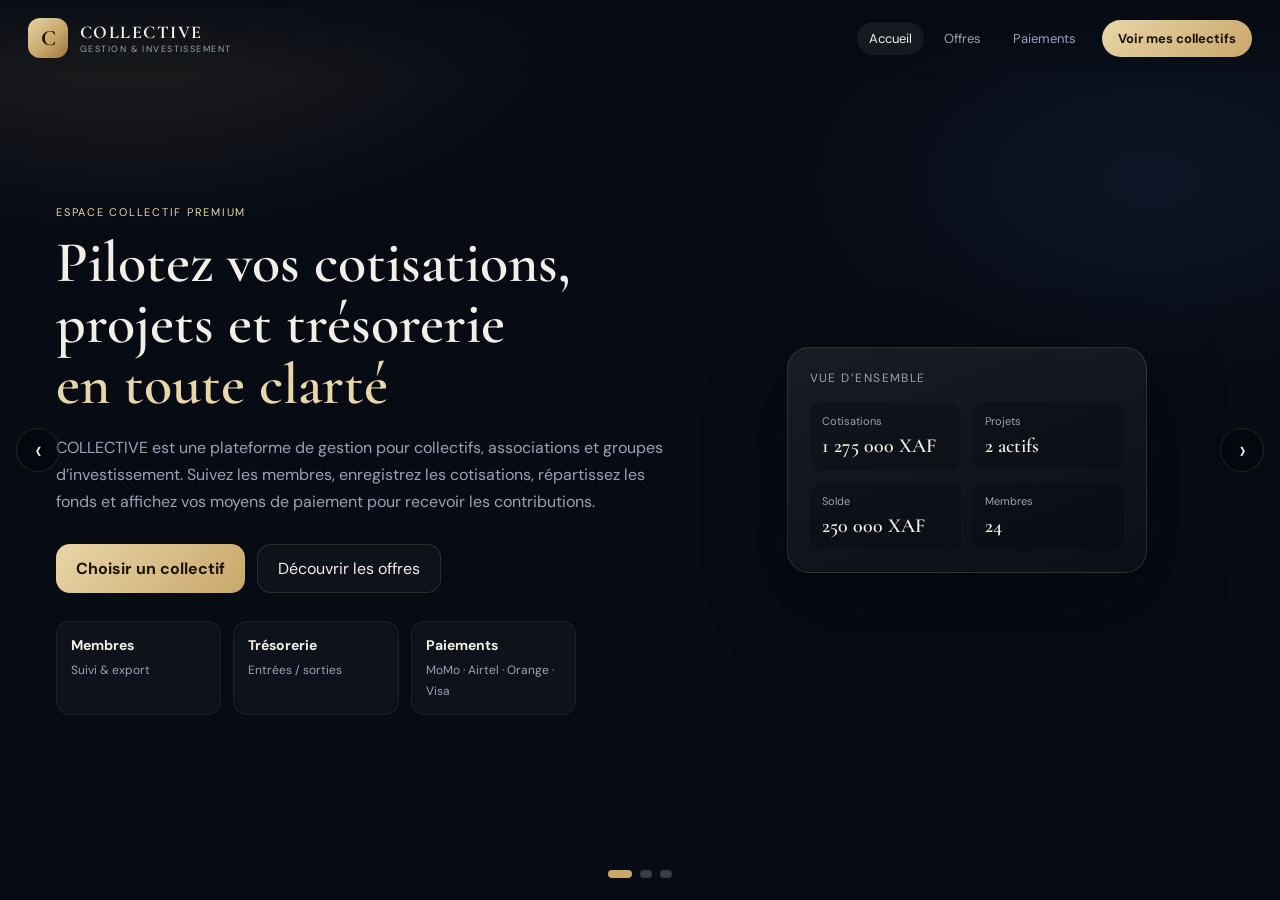
<file: index.html>
<!doctype html>
<html lang="fr">
<head>
  <meta charset="utf-8">
  <meta name="viewport" content="width=device-width,initial-scale=1">
  <meta name="theme-color" content="#0a0f1a">
  <title>COLLECTIVE — Gestion & Investissement</title>
  <link rel="stylesheet" href="landing.css">
  <link rel="preconnect" href="https://fonts.googleapis.com">
  <link rel="preconnect" href="https://fonts.gstatic.com" crossorigin>
  <link href="https://fonts.googleapis.com/css2?family=Cormorant+Garamond:wght@500;600;700&family=DM+Sans:wght@400;500;600;700&display=swap" rel="stylesheet">
</head>
<body>
  <header class="top">
    <div class="brand">
      <div class="mark">C</div>
      <div>
        <b>COLLECTIVE</b>
        <small>GESTION & INVESTISSEMENT</small>
      </div>
    </div>
    <nav class="top-nav">
      <button type="button" data-go="0" class="active">Accueil</button>
      <button type="button" data-go="1">Offres</button>
      <button type="button" data-go="2">Paiements</button>
      <a class="btn-enter" href="hub.html">Voir mes collectifs</a>
    </nav>
  </header>

  <main class="slider" id="slider">
    <section class="slide slide-1" id="slide-0">
      <div class="slide-inner">
        <p class="eyebrow">Espace collectif premium</p>
        <h1>Pilotez vos cotisations,<br>projets et trésorerie<br><span>en toute clarté</span></h1>
        <p class="lead">
          COLLECTIVE est une plateforme de gestion pour collectifs, associations et groupes d’investissement.
          Suivez les membres, enregistrez les cotisations, répartissez les fonds et affichez vos moyens de paiement
          pour recevoir les contributions.
        </p>
        <div class="cta-row">
          <a class="btn-primary" href="hub.html">Choisir un collectif</a>
          <button type="button" class="btn-ghost" data-go="1">Découvrir les offres</button>
        </div>
        <div class="stats-row">
          <div><strong>Membres</strong><span>Suivi & export</span></div>
          <div><strong>Trésorerie</strong><span>Entrées / sorties</span></div>
          <div><strong>Paiements</strong><span>MoMo · Airtel · Orange · Visa</span></div>
        </div>
      </div>
      <div class="slide-visual">
        <div class="glass-card">
          <div class="gc-top">Vue d’ensemble</div>
          <div class="gc-grid">
            <div><small>Cotisations</small><b>1 275 000 XAF</b></div>
            <div><small>Projets</small><b>2 actifs</b></div>
            <div><small>Solde</small><b>250 000 XAF</b></div>
            <div><small>Membres</small><b>24</b></div>
          </div>
        </div>
      </div>
    </section>

    <section class="slide slide-2" id="slide-1">
      <div class="slide-inner wide">
        <p class="eyebrow">Ce que propose COLLECTIVE</p>
        <h2>Tout pour piloter le collectif</h2>
        <p class="lead short">
          Un espace unique pour organiser la vie financière du groupe, sans installation complexe.
        </p>
        <div class="features">
          <article>
            <span class="ico">MB</span>
            <h3>Membres & cotisations</h3>
            <p>Fiches membres, montants, statuts payé / en attente, export CSV.</p>
          </article>
          <article>
            <span class="ico">IV</span>
            <h3>Projets & investissements</h3>
            <p>Budgets, montants investis, niveau de risque et suivi d’avancement.</p>
          </article>
          <article>
            <span class="ico">RP</span>
            <h3>Répartition des fonds</h3>
            <p>Enveloppes redistribution, investissement, trésorerie et frais — configurables.</p>
          </article>
          <article>
            <span class="ico">TR</span>
            <h3>Journal de trésorerie</h3>
            <p>Entrées et sorties claires pour garder le contrôle du solde.</p>
          </article>
          <article>
            <span class="ico">PY</span>
            <h3>Moyens de paiement</h3>
            <p>Affichez vos numéros MoMo, Airtel Money, Orange Money et Visa pour recevoir les fonds.</p>
          </article>
          <article>
            <span class="ico">PR</span>
            <h3>Accès protégé</h3>
            <p>Les modifications (noms, montants, paiements) exigent le mot de passe administrateur.</p>
          </article>
        </div>
        <div class="cta-row">
          <button type="button" class="btn-primary" data-go="2">Voir les paiements</button>
          <a class="btn-ghost" href="hub.html">Voir mes collectifs</a>
        </div>
      </div>
    </section>

    <section class="slide slide-3" id="slide-2">
      <div class="slide-inner wide">
        <p class="eyebrow">Recevoir les fonds</p>
        <h2>Modes de paiement</h2>
        <p class="lead short">
          Les membres peuvent vous envoyer leurs cotisations via les canaux que vous avez configurés dans l’espace.
          Vous renseignez <strong>vos propres numéros</strong> (protégés par mot de passe).
        </p>
        <div class="pay-row">
          <div class="pay">
            <div class="pay-badge momo">MTN</div>
            <h3>Mobile Money</h3>
            <p>Recevez via MTN MoMo. Affichez votre numéro et le nom du titulaire.</p>
          </div>
          <div class="pay">
            <div class="pay-badge airtel">ATL</div>
            <h3>Airtel Money</h3>
            <p>Idéal pour les membres sur le réseau Airtel.</p>
          </div>
          <div class="pay">
            <div class="pay-badge orange">OM</div>
            <h3>Orange Money</h3>
            <p>Canal Orange Money pour encaisser rapidement.</p>
          </div>
          <div class="pay">
            <div class="pay-badge visa">VISA</div>
            <h3>Visa / Banque</h3>
            <p>Compte, IBAN ou référence carte pour les virements.</p>
          </div>
        </div>
        <div class="note">
          <strong>Comment ça fonctionne ?</strong>
          Ce n’est pas une passerelle de paiement automatique.
          Vous configurez vos coordonnées dans l’app ; les membres voient où envoyer l’argent, puis vous validez la cotisation dans COLLECTIVE.
        </div>
        <div class="cta-row">
          <a class="btn-primary" href="hub.html">Choisir un collectif</a>
          <button type="button" class="btn-ghost" data-go="0">Retour à l’accueil</button>
        </div>
      </div>
    </section>
  </main>

  <div class="dots" id="dots">
    <button type="button" data-go="0" class="active" aria-label="Page 1"></button>
    <button type="button" data-go="1" aria-label="Page 2"></button>
    <button type="button" data-go="2" aria-label="Page 3"></button>
  </div>

  <button class="nav-arrow prev" type="button" id="prev" aria-label="Précédent">‹</button>
  <button class="nav-arrow next" type="button" id="next" aria-label="Suivant">›</button>

  <script>
    const slides = [...document.querySelectorAll('.slide')];
    let i = 0;
    function go(n) {
      i = Math.max(0, Math.min(slides.length - 1, n));
      document.getElementById('slider').style.transform = 'translateX(' + (-i * 100) + '%);';
      document.querySelectorAll('[data-go]').forEach(el => {
        if (el.matches('.top-nav button, .dots button')) {
          el.classList.toggle('active', Number(el.dataset.go) === i);
        }
      });
    }
    document.querySelectorAll('[data-go]').forEach(el => {
      el.addEventListener('click', () => go(Number(el.dataset.go)));
    });
    document.getElementById('prev').onclick = () => go(i - 1);
    document.getElementById('next').onclick = () => go(i + 1);
    let touchX = null;
    const slider = document.getElementById('slider');
    slider.addEventListener('touchstart', e => { touchX = e.changedTouches[0].screenX; }, { passive: true });
    slider.addEventListener('touchend', e => {
      if (touchX == null) return;
      const dx = e.changedTouches[0].screenX - touchX;
      if (dx > 50) go(i - 1);
      if (dx < -50) go(i + 1);
      touchX = null;
    }, { passive: true });
    window.addEventListener('keydown', e => {
      if (e.key === 'ArrowRight') go(i + 1);
      if (e.key === 'ArrowLeft') go(i - 1);
    });
  </script>
</body>
</html>
</file>
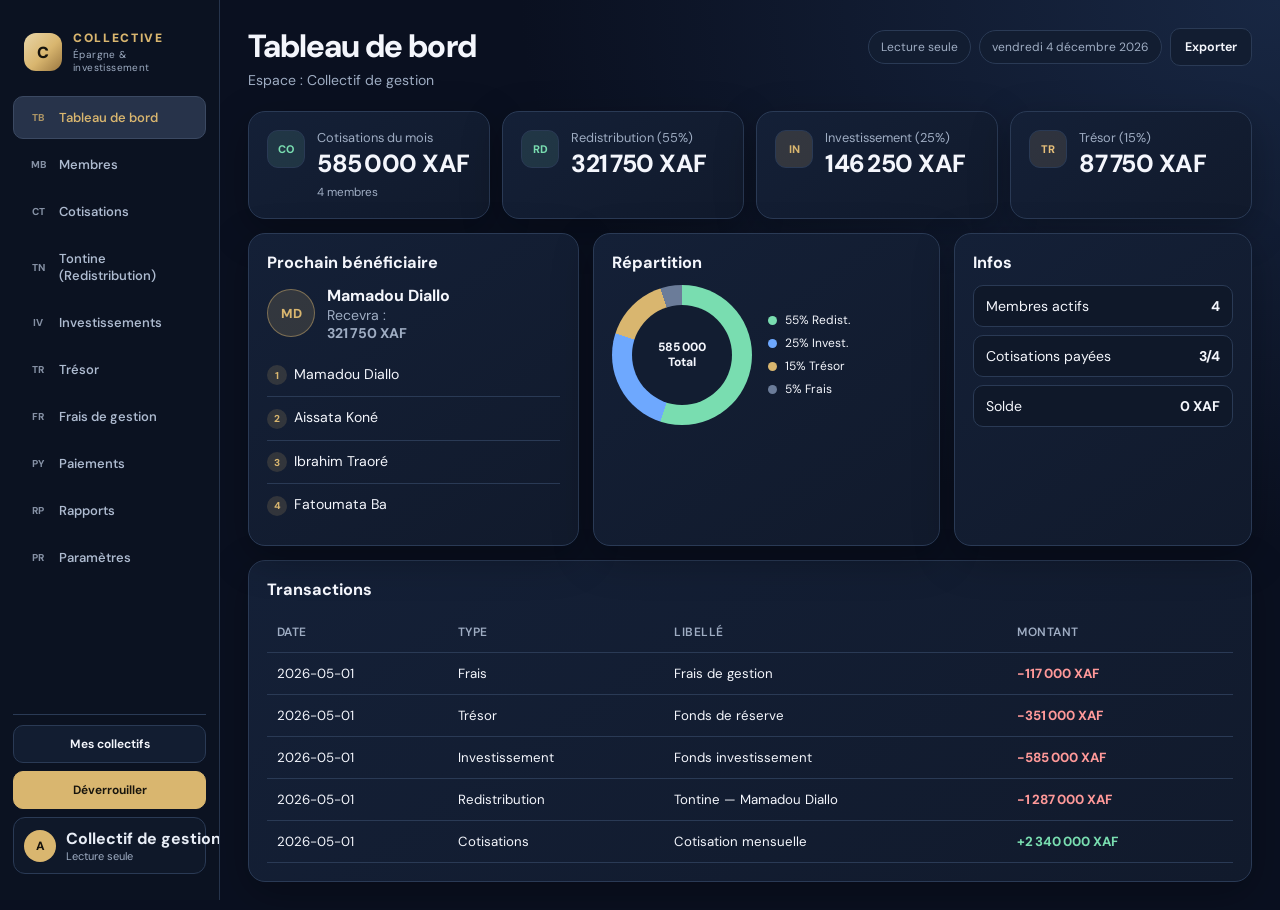
<file: app.html>
<!doctype html>
<html lang="fr">
<head>
  <meta charset="utf-8">
  <meta name="viewport" content="width=device-width,initial-scale=1">
  <meta name="theme-color" content="#0a1020">
  <title>COLLECTIVE — Espace de gestion</title>
  <link rel="stylesheet" href="style.css">
  <link href="https://fonts.googleapis.com/css2?family=DM+Sans:wght@400;500;600;700&display=swap" rel="stylesheet">
</head>
<body>
  <div class="app-shell">
    <aside class="sidebar">
      <div class="brand">
        <div class="brand-mark">C</div>
        <div>
          <b>COLLECTIVE</b>
          <small>Épargne & investissement</small>
        </div>
      </div>
      <nav id="nav">
        <button class="nav-item active" data-page="dashboard"><span class="ico">TB</span> Tableau de bord</button>
        <button class="nav-item" data-page="members"><span class="ico">MB</span> Membres</button>
        <button class="nav-item" data-page="contributions"><span class="ico">CT</span> Cotisations</button>
        <button class="nav-item" data-page="tontine"><span class="ico">TN</span> Tontine (Redistribution)</button>
        <button class="nav-item" data-page="projects"><span class="ico">IV</span> Investissements</button>
        <button class="nav-item" data-page="transactions"><span class="ico">TR</span> Trésor</button>
        <button class="nav-item" data-page="finance"><span class="ico">FR</span> Frais de gestion</button>
        <button class="nav-item" data-page="payments"><span class="ico">PY</span> Paiements</button>
        <button class="nav-item" data-page="reports"><span class="ico">RP</span> Rapports</button>
        <button class="nav-item" data-page="settings"><span class="ico">PR</span> Paramètres</button>
      </nav>
      <div class="sidebar-foot">
        <a href="hub.html" class="side-link">Mes collectifs</a>
        <button class="side-btn" id="toggleLockBtn">Déverrouiller</button>
        <div class="admin-chip">
          <span class="av">A</span>
          <div><b id="wsName">Admin</b><small id="wsMode">Lecture seule</small></div>
        </div>
      </div>
    </aside>
    <main class="main">
      <header class="topbar">
        <div>
          <h1 id="pageTitle">Tableau de bord</h1>
          <p class="sub" id="pageSub">Voici un aperçu de l’activité de votre association.</p>
        </div>
        <div class="top-actions">
          <span class="pill" id="modePill">Lecture seule</span>
          <span class="pill" id="today"></span>
          <button class="btn btn-light" id="exportAll">Exporter</button>
        </div>
      </header>
      <div id="pageContent"></div>
    </main>
  </div>
  <div id="modalRoot"></div>
  <div class="toast" id="toast"></div>
  <input id="importFile" type="file" accept="application/json" hidden>
  <script src="app.js"></script>
</body>
</html>
</file>
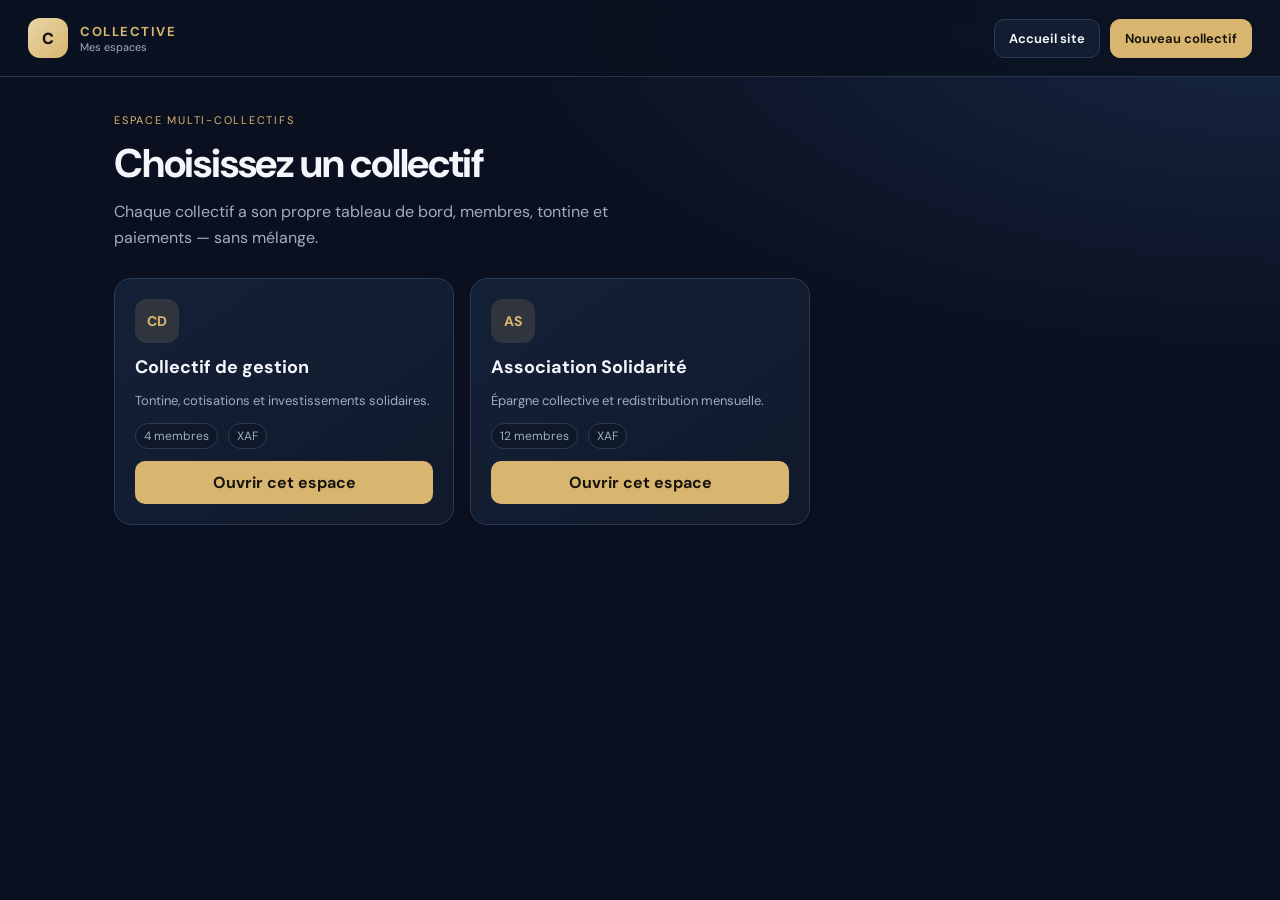
<file: hub.html>
<!doctype html>
<html lang="fr">
<head>
  <meta charset="utf-8">
  <meta name="viewport" content="width=device-width,initial-scale=1">
  <meta name="theme-color" content="#0a1020">
  <title>COLLECTIVE — Mes collectifs</title>
  <link rel="stylesheet" href="hub.css">
  <link href="https://fonts.googleapis.com/css2?family=DM+Sans:wght@400;500;600;700&display=swap" rel="stylesheet">
</head>
<body>
  <header class="top">
    <a class="brand" href="index.html">
      <span class="mark">C</span>
      <span>
        <b>COLLECTIVE</b>
        <small>Mes espaces</small>
      </span>
    </a>
    <div class="actions">
      <a class="btn ghost" href="index.html">Accueil site</a>
      <button class="btn primary" id="btnAdd" type="button">Nouveau collectif</button>
    </div>
  </header>

  <main class="wrap">
    <div class="head">
      <div>
        <p class="eyebrow">Espace multi-collectifs</p>
        <h1>Choisissez un collectif</h1>
        <p class="lead">Chaque collectif a son propre tableau de bord, membres, tontine et paiements — sans mélange.</p>
      </div>
    </div>
    <div class="grid" id="grid"></div>
    <p class="empty" id="empty" hidden>Aucun collectif pour l’instant. Créez le premier.</p>
  </main>

  <div id="modalRoot"></div>
  <div class="toast" id="toast"></div>
  <script src="hub.js"></script>
</body>
</html>
</file>
<file: landing.css>
:root{
  --bg:#070b14;
  --text:#f3efe6;
  --muted:#9aa3b5;
  --gold:#c9a76a;
  --gold2:#e8d5a8;
  --line:rgba(201,167,106,.18);
  --font:"DM Sans",system-ui,sans-serif;
  --display:"Cormorant Garamond",Georgia,serif;
}
*{box-sizing:border-box}
html,body{margin:0;height:100%;overflow:hidden;font-family:var(--font);color:var(--text);background:var(--bg)}
button,a{font:inherit}
button{border:0;background:none;cursor:pointer;color:inherit}
a{text-decoration:none;color:inherit}
.top{
  position:fixed;inset:0 0 auto 0;z-index:20;
  display:flex;align-items:center;justify-content:space-between;
  padding:18px 28px;
  background:linear-gradient(180deg,rgba(7,11,20,.92),rgba(7,11,20,0));
}
.brand{display:flex;align-items:center;gap:12px}
.mark{
  width:40px;height:40px;border-radius:12px;
  background:linear-gradient(135deg,#e8d5a8,#c9a76a 55%,#9a7740);
  color:#1a1408;display:grid;place-items:center;
  font-family:var(--display);font-weight:700;font-size:22px;
}
.brand b{display:block;font-family:var(--display);letter-spacing:.08em;font-size:18px}
.brand small{display:block;font-size:9px;letter-spacing:.16em;color:var(--muted)}
.top-nav{display:flex;align-items:center;gap:8px;flex-wrap:wrap;justify-content:flex-end}
.top-nav button{padding:8px 12px;border-radius:999px;color:var(--muted);font-size:13px}
.top-nav button.active,.top-nav button:hover{color:var(--text);background:rgba(255,255,255,.06)}
.btn-enter{
  margin-left:6px;padding:10px 16px;border-radius:999px;font-weight:700;font-size:13px;
  background:linear-gradient(135deg,#e8d5a8,#c9a76a);color:#1a1408;
}
.slider{display:flex;width:100%;height:100%;transition:transform .55s cubic-bezier(.22,.9,.25,1)}
.slide{
  min-width:100%;height:100%;
  display:grid;grid-template-columns:1.1fr .9fr;gap:24px;
  align-items:center;padding:100px 56px 80px;
  background:
    radial-gradient(800px 420px at 10% 0%, rgba(201,167,106,.14), transparent 55%),
    radial-gradient(700px 400px at 90% 20%, rgba(70,110,200,.10), transparent 50%),
    var(--bg);
}
.slide-2,.slide-3{grid-template-columns:1fr}
.slide-inner{max-width:640px}
.slide-inner.wide{max-width:1100px;width:100%}
.eyebrow{text-transform:uppercase;letter-spacing:.16em;font-size:11px;color:var(--gold2);margin:0 0 14px}
h1,h2{font-family:var(--display);font-weight:600;line-height:1.05;margin:0 0 18px}
h1{font-size:clamp(36px,5vw,58px)}
h1 span{color:var(--gold2)}
h2{font-size:clamp(30px,4vw,46px)}
.lead{font-size:16px;line-height:1.7;color:var(--muted);margin:0 0 28px}
.lead.short{max-width:720px}
.cta-row{display:flex;flex-wrap:wrap;gap:12px;margin-bottom:28px}
.btn-primary{
  display:inline-flex;align-items:center;padding:13px 20px;border-radius:14px;
  background:linear-gradient(135deg,#e8d5a8,#c9a76a);color:#1a1408;font-weight:700;
}
.btn-ghost{
  display:inline-flex;align-items:center;padding:13px 20px;border-radius:14px;
  border:1px solid var(--line);color:var(--text);background:rgba(255,255,255,.03);
}
.stats-row{display:grid;grid-template-columns:repeat(3,minmax(0,1fr));gap:12px;max-width:520px}
.stats-row div{
  padding:14px;border-radius:14px;border:1px solid rgba(255,255,255,.06);
  background:rgba(255,255,255,.03);
}
.stats-row strong{display:block;font-size:14px;margin-bottom:4px}
.stats-row span{font-size:12px;color:var(--muted)}
.slide-visual{display:flex;justify-content:center}
.glass-card{
  width:min(360px,100%);padding:22px;border-radius:22px;
  border:1px solid var(--line);
  background:linear-gradient(160deg,rgba(255,255,255,.07),rgba(255,255,255,.02));
  box-shadow:0 30px 80px rgba(0,0,0,.45);
}
.gc-top{font-size:12px;letter-spacing:.12em;text-transform:uppercase;color:var(--muted);margin-bottom:16px}
.gc-grid{display:grid;grid-template-columns:1fr 1fr;gap:12px}
.gc-grid div{padding:12px;border-radius:12px;background:rgba(0,0,0,.22)}
.gc-grid small{display:block;color:var(--muted);font-size:11px;margin-bottom:6px}
.gc-grid b{font-family:var(--display);font-size:20px;font-weight:600}
.features{display:grid;grid-template-columns:repeat(3,minmax(0,1fr));gap:14px;margin:8px 0 24px}
.features article{
  padding:18px;border-radius:18px;border:1px solid rgba(255,255,255,.06);
  background:rgba(255,255,255,.03);
}
.features .ico{display:block;font-size:20px;margin-bottom:10px;color:var(--gold2)}
.features h3{margin:0 0 8px;font-size:16px}
.features p{margin:0;font-size:13px;line-height:1.6;color:var(--muted)}
.pay-row{display:grid;grid-template-columns:repeat(4,minmax(0,1fr));gap:12px;margin:8px 0 18px}
.pay{
  padding:18px;border-radius:18px;border:1px solid rgba(255,255,255,.06);
  background:rgba(255,255,255,.03);
}
.pay-badge{
  width:42px;height:42px;border-radius:12px;display:grid;place-items:center;
  font-size:11px;font-weight:800;margin-bottom:12px;letter-spacing:.04em;
}
.pay-badge.momo{background:rgba(255,204,0,.15);color:#ffcc00}
.pay-badge.airtel{background:rgba(237,28,36,.15);color:#ff6b6b}
.pay-badge.orange{background:rgba(255,121,0,.15);color:#ff9a4a}
.pay-badge.visa{background:rgba(26,31,113,.25);color:#9eb6ff}
.pay h3{margin:0 0 8px;font-size:15px}
.pay p{margin:0;font-size:13px;line-height:1.55;color:var(--muted)}
.note{
  border-left:3px solid var(--gold);background:rgba(201,167,106,.08);
  padding:14px 16px;border-radius:0 12px 12px 0;margin-bottom:22px;
  font-size:13px;line-height:1.65;color:var(--gold2);
}
.dots{
  position:fixed;left:50%;bottom:22px;transform:translateX(-50%);
  display:flex;gap:8px;z-index:20;
}
.dots button{width:8px;height:8px;border-radius:999px;background:rgba(255,255,255,.2)}
.dots button.active{width:24px;background:var(--gold)}
.nav-arrow{
  position:fixed;top:50%;transform:translateY(-50%);z-index:20;
  width:44px;height:44px;border-radius:50%;
  border:1px solid var(--line);background:rgba(0,0,0,.35);
  font-size:26px;line-height:1;color:var(--text);
}
.nav-arrow.prev{left:16px}
.nav-arrow.next{right:16px}
.nav-arrow:hover{background:rgba(201,167,106,.15)}
@media (max-width:960px){
  .slide{grid-template-columns:1fr;padding:96px 22px 90px}
  .slide-visual{display:none}
  .features{grid-template-columns:1fr 1fr}
  .pay-row{grid-template-columns:1fr 1fr}
  .stats-row{grid-template-columns:1fr}
  .top{padding:14px 16px}
  .top-nav button{display:none}
}
@media (max-width:560px){
  .features,.pay-row{grid-template-columns:1fr}
}
</file>
<file: style.css>
:root{
  --primary:#d9b66f;
  --primary-soft:rgba(217,182,111,.16);
  --primary-text:#e8d5a8;
  --sidebar:#0b1221;
  --sidebar-2:#0a1020;
  --bg:#0a1020;
  --card:#121d31;
  --text:#f4f6fc;
  --muted:#9fadc3;
  --line:#2a3a55;
  --ok:#79ddb0;
  --ok-soft:rgba(121,221,176,.12);
  --danger:#ff9999;
  --warn:#e8c07a;
  --chart-2:#6ea8fe;
  --chart-3:#d9b66f;
  --chart-4:#6b7c99;
  --radius:17px;
  --shadow:0 12px 40px rgba(0,0,0,.28);
  --font:-apple-system,BlinkMacSystemFont,"Segoe UI","DM Sans",system-ui,sans-serif;
  color-scheme:dark;
}
*{box-sizing:border-box}
html,body{margin:0;min-height:100%;font-family:var(--font);color:var(--text);background:radial-gradient(ellipse at top right,#182743 0,transparent 42%),var(--bg)}
button,input,select,textarea{font:inherit;color:inherit}
button{cursor:pointer;border:0;background:none}
a{color:var(--primary);text-decoration:none}
.app-shell{display:grid;grid-template-columns:220px 1fr;min-height:100vh;max-width:1440px;margin:0 auto}
.sidebar{
  background:var(--sidebar);border-right:1px solid #26344c;
  color:#e8edf6;padding:26px 13px;display:flex;flex-direction:column;gap:8px;
  position:sticky;top:0;height:100vh;overflow:hidden;
}
.brand{display:flex;align-items:center;gap:11px;padding:4px 11px 14px;min-width:0}
.brand-mark{
  width:38px;height:38px;border-radius:12px;flex-shrink:0;
  background:linear-gradient(135deg,#e8d5a8,#d9b66f 55%,#9a7740);
  color:#17140d;display:grid;place-items:center;font-weight:900;font-size:16px;
}
.brand b{display:block;font-size:12px;letter-spacing:.14em;color:var(--primary);font-weight:900}
.brand small{display:block;font-size:10px;color:var(--muted);margin-top:2px;letter-spacing:.04em}
nav{display:flex;flex-direction:column;gap:4px;flex:1;overflow:auto;min-height:0}
.nav-item{
  display:flex;align-items:center;gap:10px;padding:12px 13px;border-radius:10px;
  color:#aebbd0;text-align:left;font-size:13px;font-weight:550;min-width:0;border:1px solid transparent;
}
.nav-item span.ico{
  width:22px;flex-shrink:0;text-align:center;font-size:10px;font-weight:800;opacity:.75;
}
.nav-item:hover{background:#1a263c;color:#fff}
.nav-item.active{background:#27334a;color:var(--primary);border-color:#3b4962}
.nav-item.active span.ico{color:var(--primary)}
.sidebar-foot{display:grid;gap:8px;flex-shrink:0;padding-top:10px;border-top:1px solid var(--line)}
.side-link,.side-btn{
  display:block;text-align:center;padding:10px;border-radius:10px;font-size:12px;font-weight:650;
  background:var(--card);color:var(--text);border:1px solid var(--line);
}
.side-btn{background:var(--primary);border-color:var(--primary);color:#17140d}
.admin-chip{
  display:flex;align-items:center;gap:10px;padding:10px;border-radius:12px;
  background:#0f1829;min-width:0;border:1px solid var(--line);
}
.admin-chip .av{
  width:32px;height:32px;border-radius:50%;background:var(--primary);color:#17140d;
  display:grid;place-items:center;font-weight:800;flex-shrink:0;font-size:12px;
}
.admin-chip b,.admin-chip small{display:block;overflow:hidden;text-overflow:ellipsis;white-space:nowrap}
.admin-chip small{color:var(--muted);font-size:11px}
.main{padding:28px;min-width:0;overflow-x:hidden}
.topbar{display:flex;justify-content:space-between;gap:14px;align-items:flex-start;margin-bottom:22px}
.topbar h1{margin:0;font-size:clamp(1.5rem,3vw,2rem);font-weight:800;letter-spacing:-.03em;line-height:1.15}
.sub{margin:6px 0 0;color:var(--muted);font-size:.88rem;max-width:560px}
.top-actions{display:flex;gap:8px;flex-wrap:wrap;align-items:center;justify-content:flex-end}
.pill{
  background:var(--card);border:1px solid var(--line);border-radius:999px;
  padding:8px 12px;font-size:12px;color:var(--muted);white-space:nowrap;
}
.pill.edit{background:var(--primary-soft);color:var(--primary-text);border-color:transparent;font-weight:700}
.btn{
  display:inline-flex;align-items:center;gap:6px;padding:10px 14px;border-radius:10px;
  font-weight:650;font-size:12.5px;white-space:nowrap;border:1px solid var(--line);
  background:var(--card);color:var(--text);
}
.btn:hover{filter:brightness(1.1)}
.btn-light{background:var(--card)}
.btn-primary{background:var(--primary);border-color:var(--primary);color:#17140d}
.btn-danger{background:#3a2228;border-color:#79434b;color:var(--danger)}
.btn-ghost{background:transparent;border-color:transparent;color:var(--muted)}
.btn:disabled{opacity:.45;cursor:not-allowed}
.stats{display:grid;grid-template-columns:repeat(4,minmax(0,1fr));gap:12px;margin-bottom:14px}
.card{
  background:linear-gradient(145deg,#142037,#111a2c);border:1px solid var(--line);
  border-radius:var(--radius);padding:18px;box-shadow:var(--shadow);min-width:0;
}
.stat{display:flex;gap:12px;align-items:flex-start;min-width:0}
.stat .ico{
  width:38px;height:38px;border-radius:11px;display:grid;place-items:center;
  font-size:11px;font-weight:800;flex-shrink:0;border:1px solid var(--line);
}
.stat .ico.g{background:var(--ok-soft);color:var(--ok)}
.stat .ico.b{background:var(--primary-soft);color:var(--primary)}
.stat .ico.y{background:rgba(232,192,122,.12);color:var(--warn)}
.stat .ico.p{background:#1a263c;color:var(--muted)}
.stat-label{font-size:.8rem;color:var(--muted);margin-bottom:4px;line-height:1.3}
.stat-value{font-size:clamp(1.1rem,2vw,1.55rem);font-weight:800;letter-spacing:-.02em;line-height:1.15;word-break:break-word}
.stat-sub{font-size:.73rem;color:var(--muted);margin-top:5px}
.grid-3{display:grid;grid-template-columns:1fr 1.05fr .9fr;gap:14px;margin-bottom:14px}
.grid-2{display:grid;grid-template-columns:1.25fr .75fr;gap:14px;margin-bottom:14px}
.section-title{margin:0 0 12px;font-size:1.02rem;font-weight:700}
.muted{color:var(--muted);font-size:.88rem}
.beneficiary{display:flex;gap:12px;align-items:center;margin-bottom:12px;min-width:0}
.avatar-lg{
  width:48px;height:48px;border-radius:50%;background:var(--primary-soft);
  display:grid;place-items:center;font-weight:800;color:var(--primary);flex-shrink:0;font-size:13px;
  border:1px solid color-mix(in srgb,var(--primary),transparent 55%);
}
.beneficiary b{display:block;overflow:hidden;text-overflow:ellipsis}
.badge{
  display:inline-flex;padding:3px 9px;border-radius:999px;font-size:10.5px;font-weight:700;
  max-width:100%;overflow:hidden;text-overflow:ellipsis;white-space:nowrap;
}
.badge-ok{background:var(--ok-soft);color:var(--ok)}
.badge-warn{background:rgba(232,192,122,.14);color:var(--warn)}
.badge-info{background:var(--primary-soft);color:var(--primary)}
.badge-soft{background:#1a263c;color:var(--muted)}
.order-list{list-style:none;margin:0;padding:0}
.order-list li{
  display:flex;justify-content:space-between;align-items:center;gap:10px;padding:11px 0;
  border-bottom:1px solid var(--line);font-size:.88rem;min-width:0;
}
.order-list li:last-child{border-bottom:0}
.order-list li > span:first-child{min-width:0;overflow:hidden;text-overflow:ellipsis;white-space:nowrap}
.order-list .n{
  width:20px;height:20px;border-radius:50%;background:var(--primary-soft);color:var(--primary);
  display:inline-grid;place-items:center;font-size:10px;font-weight:800;margin-right:7px;
}
.donut-wrap{display:flex;align-items:center;gap:16px;flex-wrap:wrap}
.donut{
  width:140px;height:140px;border-radius:50%;
  background:conic-gradient(var(--ok) 0 var(--p1), var(--chart-2) var(--p1) var(--p2), var(--chart-3) var(--p2) var(--p3), var(--chart-4) var(--p3) 100%);
  position:relative;flex-shrink:0;
}
.donut::after{
  content:attr(data-center);
  position:absolute;inset:20px;background:var(--card);border-radius:50%;
  display:grid;place-items:center;text-align:center;font-weight:800;font-size:12px;line-height:1.25;color:var(--text);
  white-space:pre-line;padding:4px;
}
.legend{display:grid;gap:7px;font-size:12px;min-width:0}
.legend div{display:flex;align-items:center;gap:8px;min-width:0}
.dot{width:9px;height:9px;border-radius:50%;flex-shrink:0}
.dot.g{background:var(--ok)}.dot.b{background:var(--chart-2)}.dot.y{background:var(--chart-3)}.dot.gr{background:var(--chart-4)}
.info-list{display:grid;gap:8px}
.info-list .row{
  display:flex;justify-content:space-between;align-items:center;gap:10px;
  padding:11px 12px;border-radius:10px;background:#0f1829;font-size:.88rem;min-width:0;border:1px solid var(--line);
}
.info-list .row span{overflow:hidden;text-overflow:ellipsis}
.info-list .row b{flex-shrink:0;text-align:right}
.table-wrap{overflow-x:auto;-webkit-overflow-scrolling:touch}
table{width:100%;border-collapse:collapse;min-width:520px;font-size:.83rem}
th,td{padding:12px 10px;text-align:left;border-bottom:1px solid var(--line);vertical-align:middle}
th{color:var(--muted);font-size:.75rem;text-transform:uppercase;letter-spacing:.04em;font-weight:600;white-space:nowrap}
td{word-break:break-word}
.pos{color:var(--ok);font-weight:750}.neg{color:var(--danger);font-weight:750}
.chart-box{height:200px;position:relative}
.line-chart{width:100%;height:100%}
.toolbar{display:flex;gap:10px;flex-wrap:wrap;margin-bottom:12px;align-items:center}
.search{flex:1;min-width:160px;border:1px solid var(--line);border-radius:10px;padding:11px 12px;background:#0a1325;color:var(--text)}
.form-grid{display:grid;grid-template-columns:1fr 1fr;gap:14px}
.field{display:grid;gap:6px;min-width:0}
.field.full{grid-column:1/-1}
.field label{font-size:.87rem;color:var(--muted);font-weight:600}
.field input,.field select,.field textarea{
  border:1px solid var(--line);border-radius:10px;padding:11px 12px;background:#0a1325;outline:none;width:100%;color:var(--text);
}
.field input:focus,.field select:focus{outline:2px solid var(--primary);outline-offset:2px}
.themes,.bg-themes{display:flex;gap:8px;flex-wrap:wrap}
.theme-swatch,.bg-swatch{
  width:32px;height:32px;border-radius:50%;border:3px solid var(--card);
  box-shadow:0 0 0 1px var(--line);cursor:pointer;
}
.theme-swatch.active,.bg-swatch.active{box-shadow:0 0 0 2px var(--primary)}
.pay-grid{display:grid;grid-template-columns:repeat(2,minmax(0,1fr));gap:12px}
.pay-card{padding:16px;border:1px solid var(--line);border-radius:14px;background:linear-gradient(145deg,#142037,#111a2c);min-width:0}
.pay-card h3{margin:0 0 4px;font-size:14px}
.pay-card .num{font-size:18px;font-weight:800;margin:8px 0 4px;word-break:break-word;color:var(--primary)}
.pay-card .owner{font-size:12px;color:var(--muted);overflow:hidden;text-overflow:ellipsis}
.modal-backdrop{position:fixed;inset:0;background:rgba(5,10,20,.72);display:grid;place-items:center;z-index:50;padding:16px}
.modal{width:min(500px,100%);background:var(--card);border:1px solid var(--line);border-radius:16px;padding:18px;box-shadow:var(--shadow);max-height:90vh;overflow:auto}
.modal h3{margin:0 0 12px;font-size:17px}
.modal-actions{display:flex;justify-content:flex-end;gap:8px;margin-top:14px;flex-wrap:wrap}
.toast{
  position:fixed;left:50%;bottom:20px;z-index:60;background:#e8d6a6;color:#18150e;
  padding:11px 16px;border-radius:12px;transform:translate(-50%,20px);opacity:0;transition:.2s;
  font-weight:700;max-width:min(320px,90vw);pointer-events:none;
}
.toast.show{transform:translate(-50%,0);opacity:1}
.notice{
  background:#27251e;border-left:3px solid var(--primary);padding:11px 13px;border-radius:5px;
  font-size:.8rem;color:#e8ddc5;margin-bottom:14px;line-height:1.5;
}
@media(max-width:1100px){
  .stats{grid-template-columns:1fr 1fr}
  .grid-3,.grid-2{grid-template-columns:1fr}
}
@media(max-width:800px){
  .app-shell{grid-template-columns:1fr}
  .sidebar{position:relative;height:auto;overflow:visible;border-right:0;border-bottom:1px solid var(--line)}
  nav{flex-direction:row;flex-wrap:wrap;overflow:visible}
  .nav-item{flex:1 1 auto;white-space:nowrap}
  .form-grid,.pay-grid{grid-template-columns:1fr}
  .main{padding:17px 12px}
  .topbar{flex-direction:column}
  table{min-width:480px}
}
</file>
<file: hub.css>
:root{
  --bg:#0a1020;--card:#121d31;--text:#f4f6fc;--muted:#9fadc3;--line:#2a3a55;
  --gold:#d9b66f;--radius:17px;
  --font:"DM Sans",system-ui,sans-serif;
}
*{box-sizing:border-box}
html,body{margin:0;min-height:100%;font-family:var(--font);color:var(--text);
  background:radial-gradient(ellipse at top right,#182743 0,transparent 45%),var(--bg)}
a{color:inherit;text-decoration:none}
button{font:inherit;cursor:pointer;border:0;background:none;color:inherit}

.top{
  display:flex;align-items:center;justify-content:space-between;gap:16px;
  padding:18px 28px;border-bottom:1px solid #26344c;position:sticky;top:0;
  background:rgba(11,18,33,.9);backdrop-filter:blur(12px);z-index:5;
}
.brand{display:flex;align-items:center;gap:12px}
.mark{
  width:40px;height:40px;border-radius:12px;display:grid;place-items:center;
  background:linear-gradient(135deg,#e8d5a8,#d9b66f);color:#17140d;font-weight:900;
}
.brand b{display:block;letter-spacing:.12em;font-size:13px;color:var(--gold)}
.brand small{display:block;font-size:11px;color:var(--muted)}
.actions{display:flex;gap:10px;flex-wrap:wrap}
.btn{
  padding:10px 14px;border-radius:10px;font-weight:650;font-size:13px;
  border:1px solid var(--line);background:var(--card);
}
.btn.primary{background:var(--gold);border-color:var(--gold);color:#17140d}
.btn.ghost:hover{filter:brightness(1.1)}

.wrap{max-width:1100px;margin:0 auto;padding:36px 24px 60px}
.eyebrow{text-transform:uppercase;letter-spacing:.16em;font-size:11px;color:var(--gold);margin:0 0 10px}
h1{margin:0 0 10px;font-size:clamp(28px,4vw,40px);letter-spacing:-.03em}
.lead{margin:0;color:var(--muted);max-width:560px;line-height:1.6}
.grid{
  display:grid;grid-template-columns:repeat(auto-fill,minmax(260px,1fr));
  gap:16px;margin-top:28px;
}
.card{
  background:linear-gradient(145deg,#142037,#111a2c);border:1px solid var(--line);
  border-radius:var(--radius);padding:20px;display:flex;flex-direction:column;gap:12px;
  transition:.2s;min-width:0;
}
.card:hover{border-color:color-mix(in srgb,var(--gold),transparent 40%);transform:translateY(-2px)}
.card .icon{
  width:44px;height:44px;border-radius:12px;display:grid;place-items:center;
  background:rgba(217,182,111,.14);color:var(--gold);font-weight:800;font-size:14px;
}
.card h2{margin:0;font-size:18px;overflow:hidden;text-overflow:ellipsis;white-space:nowrap}
.card p{margin:0;color:var(--muted);font-size:13px;line-height:1.5;
  display:-webkit-box;-webkit-line-clamp:2;-webkit-box-orient:vertical;overflow:hidden}
.meta{display:flex;gap:10px;flex-wrap:wrap;font-size:12px;color:var(--muted)}
.meta span{padding:4px 8px;border-radius:999px;background:#0f1829;border:1px solid var(--line)}
.card .open{
  margin-top:auto;padding:11px;border-radius:10px;text-align:center;font-weight:700;
  background:var(--gold);color:#17140d;
}
.empty{color:var(--muted);margin-top:24px}

.modal-backdrop{position:fixed;inset:0;background:rgba(5,10,20,.75);display:grid;place-items:center;z-index:20;padding:16px}
.modal{width:min(440px,100%);background:var(--card);border:1px solid var(--line);border-radius:16px;padding:20px}
.modal h3{margin:0 0 14px}
.field{display:grid;gap:6px;margin-bottom:12px}
.field label{font-size:12px;color:var(--muted);font-weight:600}
.field input,.field textarea{
  border:1px solid var(--line);border-radius:10px;padding:11px 12px;background:#0a1325;color:var(--text);width:100%
}
.modal-actions{display:flex;justify-content:flex-end;gap:8px;margin-top:8px}
.toast{
  position:fixed;left:50%;bottom:20px;transform:translate(-50%,20px);opacity:0;
  background:#e8d6a6;color:#18150e;padding:11px 16px;border-radius:12px;font-weight:700;
  transition:.2s;z-index:30;
}
.toast.show{opacity:1;transform:translate(-50%,0)}
@media(max-width:600px){.top{padding:14px 16px}.wrap{padding:24px 16px}}
</file>
